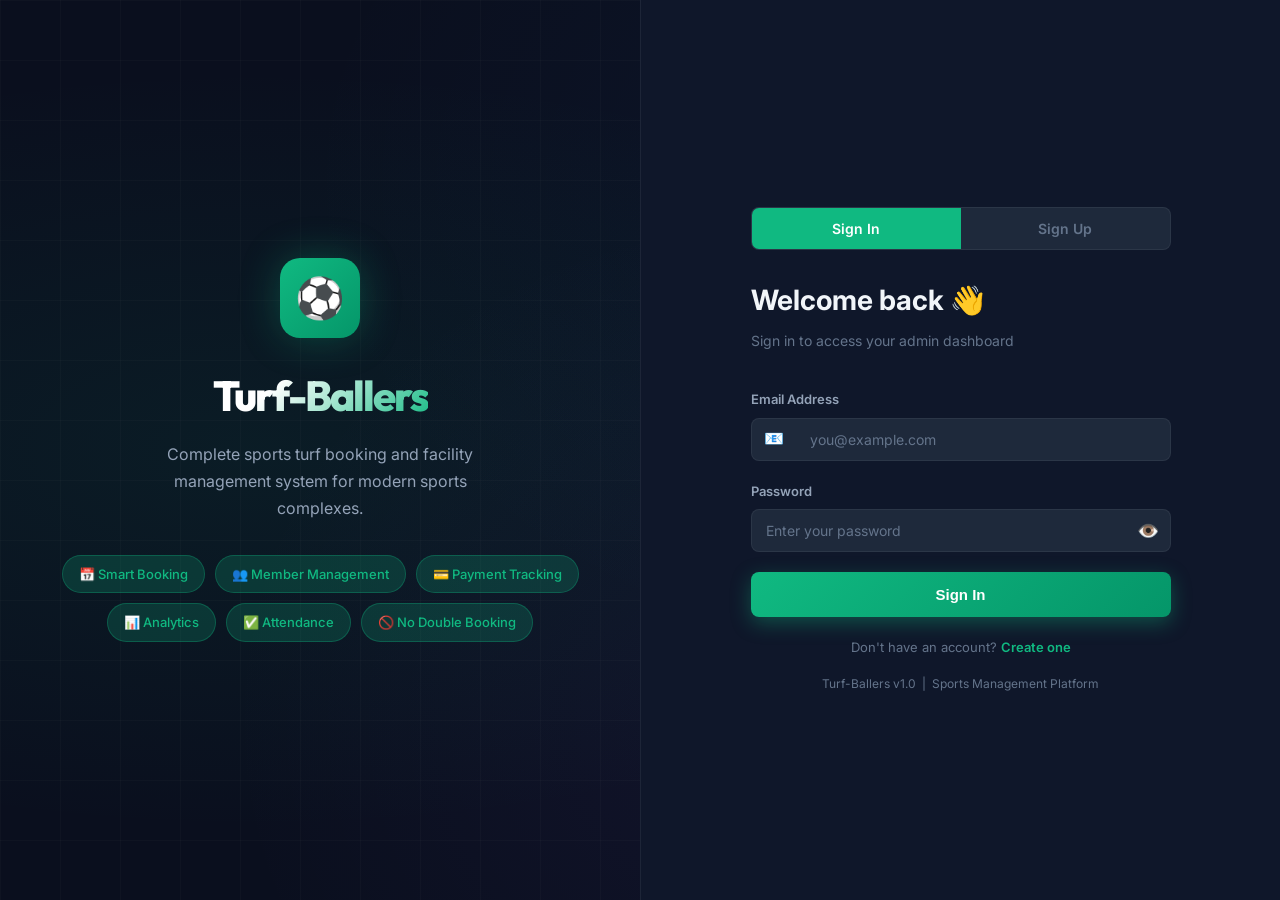
<file: frontend/attendance.html>
<!DOCTYPE html>
<html lang="en">
<head>
  <meta charset="UTF-8"/>
  <meta name="viewport" content="width=device-width, initial-scale=1.0"/>
  <title>Attendance – Turf-Ballers</title>
  <meta name="description" content="Track daily member attendance at Turf-Ballers sports complex."/>
  <link rel="stylesheet" href="css/styles.css"/>
</head>
<body>
<div class="app-layout">
  <aside class="sidebar" id="sidebar">
    <div class="sidebar-logo"><div class="logo-icon">⚽</div><div><h1>Turf-Ballers</h1><p>Management System</p></div></div>
    <nav class="sidebar-nav">
      <div class="nav-section-title">Main</div>
      <a class="nav-item" href="index.html"><span class="nav-icon">📊</span> Dashboard</a>
      <a class="nav-item" href="members.html"><span class="nav-icon">👥</span> Members</a>
      <a class="nav-item" href="bookings.html"><span class="nav-icon">📅</span> Bookings</a>
      <a class="nav-item" href="payments.html"><span class="nav-icon">💳</span> Payments</a>
      <a class="nav-item" href="attendance.html"><span class="nav-icon">✅</span> Attendance</a>
    </nav>
    <div class="sidebar-footer">
      <div class="sidebar-user"><div class="avatar" id="sidebarAvatar">A</div><div class="user-info"><div class="name" id="sidebarUserName">Admin</div><div class="role" id="sidebarUserRole">Administrator</div></div></div>
      <button class="btn btn-secondary btn-sm w-full mt-16" id="logoutBtn" style="justify-content:center">🚪 Logout</button>
    </div>
  </aside>

  <main class="main-content">
    <header class="topbar">
      <div class="topbar-left"><h2>Attendance</h2><p id="attendanceSummary">Loading...</p></div>
      <div class="topbar-right">
        <button class="btn btn-primary" id="markAttendanceBtn">✅ Mark Attendance</button>
        <button class="btn btn-icon btn-secondary" id="menuToggle">☰</button>
      </div>
    </header>

    <div class="page-body">
      <!-- Summary -->
      <div class="stats-grid mb-24" style="grid-template-columns:repeat(3,1fr)">
        <div class="stat-card"><div class="stat-icon green">✅</div><div class="stat-info"><div class="stat-label">Present Today</div><div class="stat-value" id="presentToday">—</div></div></div>
        <div class="stat-card"><div class="stat-icon red">❌</div><div class="stat-info"><div class="stat-label">Absent Today</div><div class="stat-value" id="absentToday">—</div></div></div>
        <div class="stat-card"><div class="stat-icon blue">📊</div><div class="stat-info"><div class="stat-label">Attendance Rate</div><div class="stat-value" id="attendanceRate">—</div></div></div>
      </div>

      <div class="table-toolbar">
        <div class="input-group"><span class="input-icon">🔍</span><input class="form-control" type="text" id="searchInput" placeholder="Search member…"/></div>
        <div class="filter-group">
          <input class="form-control" type="date" id="dateFilter" style="min-width:160px"/>
          <select class="form-control" id="statusFilter" style="min-width:140px">
            <option value="">All Status</option>
            <option value="PRESENT">Present</option>
            <option value="ABSENT">Absent</option>
            <option value="LATE">Late</option>
          </select>
        </div>
      </div>

      <div class="table-container card">
        <table>
          <thead><tr><th>#</th><th>Member</th><th>Date</th><th>Status</th><th>Notes</th></tr></thead>
          <tbody id="attendanceBody"><tr><td colspan="5" style="text-align:center;padding:40px;color:var(--text-muted)">Loading…</td></tr></tbody>
        </table>
      </div>
    </div>
  </main>
</div>

<!-- MARK ATTENDANCE MODAL -->
<div class="modal-overlay" id="attendanceModal">
  <div class="modal">
    <div class="modal-header"><h3>Mark Attendance</h3><button class="modal-close" onclick="closeModal('attendanceModal')">✕</button></div>
    <div class="modal-body">
      <form id="attendanceForm">
        <div class="form-group"><label class="form-label">Member *</label>
          <select class="form-control" id="aMember" required><option value="">Select member…</option></select>
        </div>
        <div class="grid-2">
          <div class="form-group"><label class="form-label">Date *</label><input class="form-control" type="date" id="aDate" required/></div>
          <div class="form-group"><label class="form-label">Status *</label>
            <select class="form-control" id="aStatus" required>
              <option value="PRESENT">✅ Present</option>
              <option value="ABSENT">❌ Absent</option>
              <option value="LATE">⏰ Late</option>
            </select>
          </div>
        </div>
        <div class="form-group"><label class="form-label">Notes</label><input class="form-control" id="aNotes" placeholder="Optional notes…"/></div>
      </form>
    </div>
    <div class="modal-footer">
      <button class="btn btn-secondary" onclick="closeModal('attendanceModal')">Cancel</button>
      <button class="btn btn-primary" id="saveAttendanceBtn">✅ Mark</button>
    </div>
  </div>
</div>

<script src="js/api.js"></script>
<script>
if (!Auth.requireAuth()) {}
initSidebar();

let allAttendance = [];
const today = new Date().toISOString().split('T')[0];

async function loadMembersIntoSelect() {
  try {
    const data = await API.members.getAll({ status: 'ACTIVE', size: 200 });
    const members = data.content || data || [];
    const sel = document.getElementById('aMember');
    sel.innerHTML = '<option value="">Select member…</option>' +
      members.map(m => `<option value="${m.id}">${m.fullName}</option>`).join('');
  } catch(e) {}
}

async function loadAttendance() {
  const search = document.getElementById('searchInput').value.toLowerCase();
  const date   = document.getElementById('dateFilter').value;
  const status = document.getElementById('statusFilter').value;
  const params = {};
  if (date) params.date = date;

  try {
    const data = await API.attendance.getAll(params);
    allAttendance = data.content || data || [];

    // Filter locally
    let filtered = allAttendance.filter(a => {
      const matchSearch = !search || (a.memberName||'').toLowerCase().includes(search);
      const matchStatus = !status || a.status === status;
      return matchSearch && matchStatus;
    });

    // Summary for today
    const todayRecords = allAttendance.filter(a => a.date === today);
    const present = todayRecords.filter(a => a.status === 'PRESENT').length;
    const absent  = todayRecords.filter(a => a.status === 'ABSENT').length;
    const total   = todayRecords.length;
    document.getElementById('presentToday').textContent = present;
    document.getElementById('absentToday').textContent  = absent;
    document.getElementById('attendanceRate').textContent = total ? Math.round(present/total*100)+'%' : '—';
    document.getElementById('attendanceSummary').textContent = `${allAttendance.length} records total`;

    const tbody = document.getElementById('attendanceBody');
    if (!filtered.length) {
      tbody.innerHTML = '<tr><td colspan="5" style="text-align:center;padding:40px;color:var(--text-muted)">No attendance records found</td></tr>';
    } else {
      tbody.innerHTML = filtered.map((a, i) => `
        <tr>
          <td class="text-muted">${i+1}</td>
          <td><span class="fw-600">${a.memberName || '—'}</span></td>
          <td>${formatDate(a.date)}</td>
          <td>${statusBadge(a.status)}</td>
          <td class="text-muted text-sm">${a.notes || '—'}</td>
        </tr>`).join('');
    }
  } catch(e) { Toast.error('Failed to load attendance: ' + e.message); }
}

document.getElementById('markAttendanceBtn').addEventListener('click', () => {
  document.getElementById('attendanceForm').reset();
  document.getElementById('aDate').value = today;
  openModal('attendanceModal');
});

document.getElementById('saveAttendanceBtn').addEventListener('click', async () => {
  const payload = {
    memberId: document.getElementById('aMember').value,
    date:     document.getElementById('aDate').value,
    status:   document.getElementById('aStatus').value,
    notes:    document.getElementById('aNotes').value.trim() || null,
  };
  if (!payload.memberId || !payload.date) { Toast.warning('Member and date are required.'); return; }
  try {
    await API.attendance.mark(payload);
    Toast.success('Attendance marked!');
    closeModal('attendanceModal');
    loadAttendance();
  } catch(e) { Toast.error(e.message); }
});

let searchTimeout;
document.getElementById('searchInput').addEventListener('input', () => { clearTimeout(searchTimeout); searchTimeout = setTimeout(loadAttendance, 350); });
document.getElementById('dateFilter').addEventListener('change', loadAttendance);
document.getElementById('statusFilter').addEventListener('change', loadAttendance);

// Set default date filter to today
document.getElementById('dateFilter').value = today;

loadMembersIntoSelect();
loadAttendance();
</script>
</body>
</html>
</file>
<file: frontend/css/styles.css>
/* ============================================================
   Turf-Ballers Design System
   Sports Turf Booking Management System - Dark Neon Theme
   ============================================================ */

@import url('https://fonts.googleapis.com/css2?family=Inter:wght@300;400;500;600;700;800&family=Outfit:wght@400;600;700;800&display=swap');

/* ---- CSS Variables ---- */
:root {
  --bg-primary:    #0a0f1e;
  --bg-secondary:  #0f172a;
  --bg-card:       #111827;
  --bg-card-hover: #1a2234;
  --bg-input:      #1e293b;

  --accent:        #10b981;
  --accent-hover:  #059669;
  --accent-dark:   #064e3b;
  --accent-glow:   rgba(16, 185, 129, 0.2);

  --text-primary:  #f1f5f9;
  --text-secondary:#94a3b8;
  --text-muted:    #64748b;

  --border:        rgba(255,255,255,0.06);
  --border-accent: rgba(16,185,129,0.3);

  --danger:        #ef4444;
  --danger-dark:   #991b1b;
  --warning:       #f59e0b;
  --info:          #3b82f6;
  --success:       #10b981;

  --sidebar-width: 250px;
  --topbar-height: 64px;

  --radius-sm: 8px;
  --radius-md: 12px;
  --radius-lg: 16px;
  --radius-xl: 24px;

  --shadow-card: 0 4px 24px rgba(0,0,0,0.4);
  --shadow-glow: 0 0 20px rgba(16,185,129,0.15);
  --transition:   all 0.2s ease;
}

/* ---- Reset & Base ---- */
*, *::before, *::after { box-sizing: border-box; margin: 0; padding: 0; }

html { scroll-behavior: smooth; }

body {
  font-family: 'Inter', sans-serif;
  background: var(--bg-primary);
  color: var(--text-primary);
  min-height: 100vh;
  line-height: 1.6;
  overflow-x: hidden;
}

/* ---- Scrollbar ---- */
::-webkit-scrollbar { width: 6px; }
::-webkit-scrollbar-track { background: var(--bg-secondary); }
::-webkit-scrollbar-thumb { background: var(--accent-dark); border-radius: 3px; }

/* ============================================================
   LAYOUT: SIDEBAR + MAIN
   ============================================================ */
.app-layout {
  display: flex;
  min-height: 100vh;
}

/* ---- Sidebar ---- */
.sidebar {
  width: var(--sidebar-width);
  background: var(--bg-secondary);
  border-right: 1px solid var(--border);
  display: flex;
  flex-direction: column;
  position: fixed;
  top: 0; left: 0;
  height: 100vh;
  z-index: 100;
  transition: var(--transition);
  overflow-y: auto;
}

.sidebar-logo {
  padding: 24px 20px;
  border-bottom: 1px solid var(--border);
  display: flex;
  align-items: center;
  gap: 12px;
}

.sidebar-logo .logo-icon {
  width: 40px; height: 40px;
  background: linear-gradient(135deg, var(--accent), #059669);
  border-radius: 10px;
  display: flex; align-items: center; justify-content: center;
  font-size: 20px;
  box-shadow: var(--shadow-glow);
}

.sidebar-logo h1 {
  font-family: 'Outfit', sans-serif;
  font-size: 18px;
  font-weight: 700;
  background: linear-gradient(135deg, #fff 0%, var(--accent) 100%);
  -webkit-background-clip: text;
  -webkit-text-fill-color: transparent;
  letter-spacing: -0.5px;
}

.sidebar-logo p { font-size: 11px; color: var(--text-muted); }

.sidebar-nav { flex: 1; padding: 16px 12px; }

.nav-section-title {
  font-size: 10px;
  font-weight: 600;
  text-transform: uppercase;
  letter-spacing: 1.2px;
  color: var(--text-muted);
  padding: 8px 10px 4px;
  margin-top: 8px;
}

.nav-item {
  display: flex;
  align-items: center;
  gap: 12px;
  padding: 11px 12px;
  border-radius: var(--radius-sm);
  color: var(--text-secondary);
  text-decoration: none;
  font-size: 14px;
  font-weight: 500;
  transition: var(--transition);
  margin-bottom: 2px;
}

.nav-item:hover {
  background: var(--accent-glow);
  color: var(--accent);
}

.nav-item.active {
  background: var(--accent-glow);
  color: var(--accent);
  border-left: 3px solid var(--accent);
}

.nav-item .nav-icon { font-size: 18px; width: 20px; text-align: center; }

.sidebar-footer {
  padding: 16px 12px;
  border-top: 1px solid var(--border);
}

.sidebar-user {
  display: flex; align-items: center; gap: 10px;
  padding: 10px 12px;
  border-radius: var(--radius-sm);
  cursor: pointer;
  transition: var(--transition);
}
.sidebar-user:hover { background: var(--bg-card-hover); }
.sidebar-user .avatar {
  width: 36px; height: 36px;
  background: linear-gradient(135deg, var(--accent), #059669);
  border-radius: 50%;
  display: flex; align-items: center; justify-content: center;
  font-weight: 700; font-size: 14px; color: white;
}
.sidebar-user .user-info .name { font-size: 13px; font-weight: 600; }
.sidebar-user .user-info .role { font-size: 11px; color: var(--text-muted); }

/* ---- Main Content ---- */
.main-content {
  margin-left: var(--sidebar-width);
  flex: 1;
  min-height: 100vh;
  background: var(--bg-primary);
}

/* ---- Top Bar ---- */
.topbar {
  height: var(--topbar-height);
  background: var(--bg-secondary);
  border-bottom: 1px solid var(--border);
  display: flex; align-items: center; justify-content: space-between;
  padding: 0 32px;
  position: sticky; top: 0; z-index: 50;
  backdrop-filter: blur(8px);
}

.topbar-left h2 {
  font-size: 20px; font-weight: 700;
  background: linear-gradient(135deg, var(--text-primary), var(--accent));
  -webkit-background-clip: text;
  -webkit-text-fill-color: transparent;
}
.topbar-left p { font-size: 12px; color: var(--text-muted); }

.topbar-right { display: flex; align-items: center; gap: 12px; }

.page-body { padding: 28px 32px; }

/* ============================================================
   COMPONENTS: CARDS
   ============================================================ */
.card {
  background: var(--bg-card);
  border: 1px solid var(--border);
  border-radius: var(--radius-lg);
  box-shadow: var(--shadow-card);
  transition: var(--transition);
}

.card:hover { border-color: var(--border-accent); box-shadow: var(--shadow-glow); }

.card-header {
  padding: 20px 24px 16px;
  border-bottom: 1px solid var(--border);
  display: flex; align-items: center; justify-content: space-between;
}
.card-header h3 { font-size: 16px; font-weight: 600; }
.card-body { padding: 24px; }

/* ---- KPI Stat Cards ---- */
.stats-grid {
  display: grid;
  grid-template-columns: repeat(auto-fit, minmax(200px, 1fr));
  gap: 20px;
  margin-bottom: 28px;
}

.stat-card {
  background: var(--bg-card);
  border: 1px solid var(--border);
  border-radius: var(--radius-lg);
  padding: 24px;
  display: flex; align-items: flex-start; gap: 16px;
  transition: var(--transition);
  position: relative;
  overflow: hidden;
}

.stat-card::before {
  content: '';
  position: absolute;
  top: 0; left: 0; right: 0;
  height: 3px;
  background: linear-gradient(90deg, var(--accent), var(--accent-hover));
  opacity: 0;
  transition: var(--transition);
}

.stat-card:hover { border-color: var(--border-accent); transform: translateY(-2px); box-shadow: var(--shadow-glow); }
.stat-card:hover::before { opacity: 1; }

.stat-icon {
  width: 48px; height: 48px;
  border-radius: var(--radius-md);
  display: flex; align-items: center; justify-content: center;
  font-size: 22px;
  flex-shrink: 0;
}
.stat-icon.green  { background: rgba(16,185,129,0.15); }
.stat-icon.blue   { background: rgba(59,130,246,0.15); }
.stat-icon.orange { background: rgba(245,158,11,0.15); }
.stat-icon.red    { background: rgba(239,68,68,0.15);  }
.stat-icon.purple { background: rgba(139,92,246,0.15); }
.stat-icon.teal   { background: rgba(20,184,166,0.15); }

.stat-info .stat-label { font-size: 12px; color: var(--text-muted); font-weight: 500; text-transform: uppercase; letter-spacing: 0.5px; }
.stat-info .stat-value { font-size: 28px; font-weight: 800; font-family: 'Outfit', sans-serif; letter-spacing: -1px; margin: 4px 0; }
.stat-info .stat-sub   { font-size: 12px; color: var(--text-muted); }
.stat-info .stat-sub.up   { color: var(--success); }
.stat-info .stat-sub.down { color: var(--danger); }

/* ---- Charts Grid ---- */
.charts-grid {
  display: grid;
  grid-template-columns: 2fr 1fr;
  gap: 20px;
  margin-bottom: 28px;
}

.chart-card {
  background: var(--bg-card);
  border: 1px solid var(--border);
  border-radius: var(--radius-lg);
  padding: 24px;
}

.chart-card h3 { font-size: 16px; font-weight: 600; margin-bottom: 20px; }
canvas { max-height: 260px; }

/* ============================================================
   COMPONENTS: BUTTONS
   ============================================================ */
.btn {
  display: inline-flex; align-items: center; gap: 8px;
  padding: 10px 20px;
  border-radius: var(--radius-sm);
  font-size: 14px; font-weight: 600;
  cursor: pointer; border: none;
  transition: var(--transition);
  text-decoration: none;
  white-space: nowrap;
}

.btn-primary {
  background: linear-gradient(135deg, var(--accent), var(--accent-hover));
  color: white;
  box-shadow: 0 4px 12px rgba(16,185,129,0.3);
}
.btn-primary:hover { transform: translateY(-1px); box-shadow: 0 6px 20px rgba(16,185,129,0.4); }

.btn-secondary {
  background: var(--bg-input);
  color: var(--text-primary);
  border: 1px solid var(--border);
}
.btn-secondary:hover { border-color: var(--border-accent); color: var(--accent); }

.btn-danger {
  background: rgba(239,68,68,0.15);
  color: var(--danger);
  border: 1px solid rgba(239,68,68,0.3);
}
.btn-danger:hover { background: var(--danger); color: white; }

.btn-sm { padding: 6px 14px; font-size: 13px; }
.btn-lg { padding: 14px 28px; font-size: 15px; }
.btn-icon { padding: 8px; border-radius: var(--radius-sm); }

/* ============================================================
   COMPONENTS: FORMS & INPUTS
   ============================================================ */
.form-group { margin-bottom: 20px; }

.form-label {
  display: block;
  font-size: 13px; font-weight: 600;
  color: var(--text-secondary);
  margin-bottom: 8px;
}

.form-control {
  width: 100%;
  padding: 12px 14px;
  background: var(--bg-input);
  border: 1px solid var(--border);
  border-radius: var(--radius-sm);
  color: var(--text-primary);
  font-size: 14px;
  font-family: 'Inter', sans-serif;
  transition: var(--transition);
  outline: none;
}

.form-control:focus {
  border-color: var(--accent);
  box-shadow: 0 0 0 3px var(--accent-glow);
}

.form-control::placeholder { color: var(--text-muted); }

select.form-control option { background: var(--bg-input); }

.input-group {
  display: flex;
  align-items: center;
  background: var(--bg-input);
  border: 1px solid var(--border);
  border-radius: var(--radius-sm);
  overflow: hidden;
  transition: var(--transition);
}
.input-group:focus-within { border-color: var(--accent); box-shadow: 0 0 0 3px var(--accent-glow); }
.input-group .input-icon { padding: 0 12px; color: var(--text-muted); font-size: 16px; }
.input-group .form-control { border: none; background: transparent; box-shadow: none; }

/* ============================================================
   COMPONENTS: TABLE
   ============================================================ */
.table-container {
  overflow-x: auto;
  border-radius: var(--radius-lg);
  border: 1px solid var(--border);
}

table {
  width: 100%;
  border-collapse: collapse;
  font-size: 14px;
}

thead { background: var(--bg-secondary); }
thead th {
  padding: 14px 16px;
  text-align: left;
  font-size: 11px;
  font-weight: 700;
  text-transform: uppercase;
  letter-spacing: 0.8px;
  color: var(--text-muted);
  border-bottom: 1px solid var(--border);
  white-space: nowrap;
}

tbody tr {
  border-bottom: 1px solid var(--border);
  transition: var(--transition);
}
tbody tr:last-child { border-bottom: none; }
tbody tr:hover { background: var(--bg-card-hover); }

td { padding: 14px 16px; color: var(--text-primary); vertical-align: middle; }

/* ============================================================
   COMPONENTS: BADGES
   ============================================================ */
.badge {
  display: inline-flex; align-items: center; gap: 5px;
  padding: 4px 10px;
  border-radius: 20px;
  font-size: 11px;
  font-weight: 700;
  text-transform: uppercase;
  letter-spacing: 0.5px;
}

.badge-success { background: rgba(16,185,129,0.15); color: var(--success); border: 1px solid rgba(16,185,129,0.3); }
.badge-warning { background: rgba(245,158,11,0.15); color: var(--warning); border: 1px solid rgba(245,158,11,0.3); }
.badge-danger  { background: rgba(239,68,68,0.15);  color: var(--danger);  border: 1px solid rgba(239,68,68,0.3); }
.badge-info    { background: rgba(59,130,246,0.15);  color: var(--info);    border: 1px solid rgba(59,130,246,0.3); }
.badge-purple  { background: rgba(139,92,246,0.15);  color: #a78bfa;        border: 1px solid rgba(139,92,246,0.3); }
.badge-neutral { background: rgba(100,116,139,0.15); color: var(--text-muted); border: 1px solid rgba(100,116,139,0.3); }

/* ============================================================
   COMPONENTS: MODAL
   ============================================================ */
.modal-overlay {
  position: fixed; inset: 0;
  background: rgba(0,0,0,0.7);
  backdrop-filter: blur(4px);
  display: flex; align-items: center; justify-content: center;
  z-index: 1000;
  opacity: 0; pointer-events: none;
  transition: all 0.25s ease;
}
.modal-overlay.open { opacity: 1; pointer-events: all; }

.modal {
  background: var(--bg-card);
  border: 1px solid var(--border-accent);
  border-radius: var(--radius-xl);
  width: 90%;
  max-width: 540px;
  max-height: 90vh;
  overflow-y: auto;
  transform: scale(0.9) translateY(20px);
  transition: all 0.25s ease;
  box-shadow: 0 24px 60px rgba(0,0,0,0.6), 0 0 40px rgba(16,185,129,0.1);
}
.modal-overlay.open .modal { transform: scale(1) translateY(0); }

.modal-header {
  padding: 24px 24px 16px;
  border-bottom: 1px solid var(--border);
  display: flex; align-items: center; justify-content: space-between;
}
.modal-header h3 { font-size: 18px; font-weight: 700; }
.modal-close {
  width: 32px; height: 32px;
  border-radius: 50%;
  background: var(--bg-input);
  border: none; color: var(--text-muted);
  cursor: pointer; font-size: 18px;
  display: flex; align-items: center; justify-content: center;
  transition: var(--transition);
}
.modal-close:hover { background: var(--danger); color: white; }
.modal-body { padding: 24px; }
.modal-footer {
  padding: 16px 24px 24px;
  display: flex; justify-content: flex-end; gap: 12px;
}

/* ============================================================
   COMPONENTS: TOAST NOTIFICATIONS
   ============================================================ */
.toast-container {
  position: fixed;
  bottom: 28px; right: 28px;
  z-index: 9999;
  display: flex; flex-direction: column; gap: 10px;
}

.toast {
  display: flex; align-items: center; gap: 12px;
  padding: 14px 18px;
  background: var(--bg-card);
  border: 1px solid var(--border);
  border-radius: var(--radius-md);
  box-shadow: var(--shadow-card);
  min-width: 280px; max-width: 360px;
  animation: slideInRight 0.3s ease, fadeOut 0.4s ease 2.6s forwards;
  font-size: 14px;
  font-weight: 500;
}

.toast.success { border-left: 4px solid var(--success); }
.toast.error   { border-left: 4px solid var(--danger); }
.toast.warning { border-left: 4px solid var(--warning); }
.toast.info    { border-left: 4px solid var(--info); }

@keyframes slideInRight {
  from { opacity: 0; transform: translateX(40px); }
  to   { opacity: 1; transform: translateX(0); }
}
@keyframes fadeOut {
  from { opacity: 1; } to { opacity: 0; }
}

/* ============================================================
   COMPONENTS: SEARCH & FILTER BAR
   ============================================================ */
.table-toolbar {
  display: flex; align-items: center; gap: 12px;
  margin-bottom: 20px;
  flex-wrap: wrap;
}
.table-toolbar .input-group { flex: 1; min-width: 220px; }
.table-toolbar .filter-group { display: flex; gap: 10px; align-items: center; }

/* ============================================================
   COMPONENTS: PAGINATION
   ============================================================ */
.pagination {
  display: flex; align-items: center; justify-content: between; gap: 6px;
  padding: 16px 0 4px;
}
.page-btn {
  width: 36px; height: 36px;
  border-radius: var(--radius-sm);
  background: var(--bg-input);
  border: 1px solid var(--border);
  color: var(--text-secondary);
  cursor: pointer; font-size: 14px;
  display: flex; align-items: center; justify-content: center;
  transition: var(--transition);
}
.page-btn:hover { border-color: var(--accent); color: var(--accent); }
.page-btn.active { background: var(--accent); color: white; border-color: var(--accent); }

/* ============================================================
   LOGIN PAGE
   ============================================================ */
.login-page {
  min-height: 100vh;
  display: flex;
  background: var(--bg-primary);
  position: relative;
  overflow: hidden;
}

.login-bg {
  position: absolute; inset: 0;
  background:
    radial-gradient(ellipse at 20% 50%, rgba(16,185,129,0.08) 0%, transparent 60%),
    radial-gradient(ellipse at 80% 20%, rgba(59,130,246,0.06) 0%, transparent 50%),
    radial-gradient(ellipse at 60% 80%, rgba(139,92,246,0.06) 0%, transparent 50%);
}

.login-grid-pattern {
  position: absolute; inset: 0;
  background-image:
    linear-gradient(rgba(255,255,255,0.02) 1px, transparent 1px),
    linear-gradient(90deg, rgba(255,255,255,0.02) 1px, transparent 1px);
  background-size: 60px 60px;
}

.login-container {
  position: relative; z-index: 1;
  display: grid;
  grid-template-columns: 1fr 1fr;
  width: 100%;
  min-height: 100vh;
}

.login-left {
  display: flex; flex-direction: column;
  align-items: center; justify-content: center;
  padding: 60px;
  text-align: center;
}

.login-left .brand-icon {
  width: 80px; height: 80px;
  background: linear-gradient(135deg, var(--accent), #059669);
  border-radius: 20px;
  display: flex; align-items: center; justify-content: center;
  font-size: 40px;
  margin: 0 auto 24px;
  box-shadow: 0 0 40px rgba(16,185,129,0.3);
}

.login-left h1 {
  font-family: 'Outfit', sans-serif;
  font-size: 42px; font-weight: 800;
  background: linear-gradient(135deg, #fff 30%, var(--accent) 100%);
  -webkit-background-clip: text;
  -webkit-text-fill-color: transparent;
  letter-spacing: -2px;
  margin-bottom: 12px;
}

.login-left p { font-size: 16px; color: var(--text-secondary); max-width: 380px; line-height: 1.7; }

.feature-pills { display: flex; flex-wrap: wrap; gap: 10px; margin-top: 32px; justify-content: center; }
.feature-pill {
  padding: 8px 16px;
  background: var(--accent-glow);
  border: 1px solid var(--border-accent);
  border-radius: 20px;
  font-size: 13px;
  color: var(--accent);
  font-weight: 500;
}

.login-right {
  display: flex; align-items: center; justify-content: center;
  padding: 60px 48px;
  background: var(--bg-secondary);
  border-left: 1px solid var(--border);
}

.login-card {
  width: 100%; max-width: 420px;
}

.login-card h2 { font-size: 28px; font-weight: 700; margin-bottom: 8px; }
.login-card .subtitle { color: var(--text-muted); margin-bottom: 36px; font-size: 14px; }

.demo-creds {
  background: var(--accent-glow);
  border: 1px solid var(--border-accent);
  border-radius: var(--radius-md);
  padding: 14px 16px;
  margin-bottom: 24px;
  font-size: 13px;
}
.demo-creds .label { color: var(--text-muted); margin-bottom: 4px; font-weight: 600; font-size: 11px; text-transform: uppercase; }
.demo-creds span { color: var(--accent); font-weight: 600; cursor: pointer; }
.demo-creds span:hover { text-decoration: underline; }

.password-input { position: relative; }
.password-input .form-control { padding-right: 44px; }
.password-toggle {
  position: absolute; right: 12px; top: 50%;
  transform: translateY(-50%);
  background: none; border: none;
  color: var(--text-muted); cursor: pointer; font-size: 18px;
  transition: var(--transition);
}
.password-toggle:hover { color: var(--accent); }

.login-btn {
  width: 100%;
  padding: 14px;
  background: linear-gradient(135deg, var(--accent), var(--accent-hover));
  color: white;
  border: none;
  border-radius: var(--radius-sm);
  font-size: 15px;
  font-weight: 700;
  cursor: pointer;
  transition: var(--transition);
  box-shadow: 0 6px 20px rgba(16,185,129,0.35);
  position: relative; overflow: hidden;
}
.login-btn:hover { transform: translateY(-2px); box-shadow: 0 10px 28px rgba(16,185,129,0.45); }
.login-btn:active { transform: translateY(0); }
.login-btn.loading { opacity: 0.8; cursor: not-allowed; }

.login-error {
  background: rgba(239,68,68,0.1);
  border: 1px solid rgba(239,68,68,0.3);
  border-radius: var(--radius-sm);
  padding: 12px 14px;
  color: var(--danger);
  font-size: 13px;
  margin-bottom: 16px;
  display: none;
}
.login-error.show { display: block; }

/* Auth Tabs (Login / Signup toggle) */
.auth-tabs {
  display: flex;
  gap: 0;
  margin-bottom: 28px;
  border-radius: var(--radius-sm);
  overflow: hidden;
  background: var(--bg-input);
  border: 1px solid var(--border);
}
.auth-tab {
  flex: 1;
  padding: 12px 0;
  border: none;
  background: transparent;
  color: var(--text-muted);
  font-family: 'Inter', sans-serif;
  font-size: 14px;
  font-weight: 600;
  cursor: pointer;
  transition: var(--transition);
}
.auth-tab.active {
  background: var(--accent);
  color: #fff;
}
.auth-tab:hover:not(.active) {
  color: var(--text-primary);
  background: rgba(255,255,255,0.05);
}
.auth-switch {
  text-align: center;
  font-size: 13px;
  color: var(--text-muted);
  margin-top: 20px;
}
.auth-switch a {
  color: var(--accent);
  text-decoration: none;
  font-weight: 600;
}
.auth-switch a:hover {
  text-decoration: underline;
}

/* ============================================================
   CALENDAR VIEW
   ============================================================ */
.calendar-grid {
  display: grid;
  grid-template-columns: repeat(7, 1fr);
  gap: 1px;
  background: var(--border);
  border-radius: var(--radius-md);
  overflow: hidden;
}
.calendar-day-header {
  background: var(--bg-secondary);
  padding: 10px;
  text-align: center;
  font-size: 11px;
  font-weight: 700;
  text-transform: uppercase;
  letter-spacing: 0.5px;
  color: var(--text-muted);
}
.calendar-day {
  background: var(--bg-card);
  min-height: 90px;
  padding: 8px;
  cursor: pointer;
  transition: var(--transition);
}
.calendar-day:hover { background: var(--bg-card-hover); }
.calendar-day.today { background: rgba(16,185,129,0.05); }
.calendar-day.other-month { opacity: 0.4; }
.calendar-day .day-num {
  font-size: 13px; font-weight: 600;
  margin-bottom: 4px;
}
.calendar-day.today .day-num {
  width: 26px; height: 26px;
  background: var(--accent);
  border-radius: 50%;
  display: flex; align-items: center; justify-content: center;
  color: white;
}
.calendar-event {
  font-size: 10px;
  padding: 2px 6px;
  border-radius: 4px;
  margin-bottom: 2px;
  background: var(--accent-dark);
  color: var(--accent);
  white-space: nowrap;
  overflow: hidden;
  text-overflow: ellipsis;
}

/* ============================================================
   UTILITY CLASSES
   ============================================================ */
.flex { display: flex; }
.flex-center { display: flex; align-items: center; justify-content: center; }
.flex-between { display: flex; align-items: center; justify-content: space-between; }
.flex-gap-8 { gap: 8px; }
.flex-gap-12 { gap: 12px; }
.flex-gap-16 { gap: 16px; }
.grid-2 { display: grid; grid-template-columns: 1fr 1fr; gap: 16px; }
.grid-3 { display: grid; grid-template-columns: 1fr 1fr 1fr; gap: 16px; }
.text-muted { color: var(--text-muted); }
.text-accent { color: var(--accent); }
.text-danger { color: var(--danger); }
.text-sm { font-size: 12px; }
.fw-600 { font-weight: 600; }
.fw-700 { font-weight: 700; }
.mb-4 { margin-bottom: 4px; }
.mb-8 { margin-bottom: 8px; }
.mb-16 { margin-bottom: 16px; }
.mb-24 { margin-bottom: 24px; }
.mt-16 { margin-top: 16px; }
.mt-24 { margin-top: 24px; }
.w-full { width: 100%; }
.hidden { display: none !important; }

/* ============================================================
   RESPONSIVE
   ============================================================ */
@media (max-width: 1024px) {
  .charts-grid { grid-template-columns: 1fr; }
}

@media (max-width: 768px) {
  :root { --sidebar-width: 0px; }
  .sidebar { transform: translateX(-250px); width: 250px; }
  .sidebar.open { transform: translateX(0); }
  .main-content { margin-left: 0; }
  .login-container { grid-template-columns: 1fr; }
  .login-left { display: none; }
  .topbar { padding: 0 16px; }
  .page-body { padding: 16px; }
  .stats-grid { grid-template-columns: 1fr 1fr; }
  .grid-2 { grid-template-columns: 1fr; }
  .grid-3 { grid-template-columns: 1fr 1fr; }
}

@media (max-width: 480px) {
  .stats-grid { grid-template-columns: 1fr; }
  .grid-3 { grid-template-columns: 1fr; }
}

/* ============================================================
   SLOT SCHEDULING GRID & SINGLE TURF STYLES
   ============================================================ */
.view-toggle-bar {
  display: flex;
  align-items: center;
  justify-content: space-between;
  gap: 12px;
  margin-bottom: 20px;
  flex-wrap: wrap;
}

.view-toggle-btns {
  display: flex;
  background: var(--bg-card);
  padding: 4px;
  border-radius: var(--radius-md);
  border: 1px solid var(--border);
}

.view-toggle-btn {
  padding: 8px 16px;
  border-radius: var(--radius-sm);
  background: transparent;
  border: none;
  color: var(--text-secondary);
  font-size: 13px;
  font-weight: 600;
  cursor: pointer;
  transition: var(--transition);
  display: flex;
  align-items: center;
  gap: 6px;
}

.view-toggle-btn:hover {
  color: var(--text-primary);
}

.view-toggle-btn.active {
  background: var(--accent);
  color: white;
  box-shadow: var(--shadow-glow);
}

.single-turf-banner {
  display: flex;
  align-items: center;
  gap: 12px;
  padding: 12px 18px;
  background: linear-gradient(135deg, rgba(16,185,129,0.1) 0%, rgba(59,130,246,0.05) 100%);
  border: 1px solid rgba(16,185,129,0.3);
  border-radius: var(--radius-md);
  margin-bottom: 20px;
}

.single-turf-badge {
  background: var(--accent);
  color: white;
  font-weight: 700;
  font-size: 11px;
  letter-spacing: 0.5px;
  padding: 4px 8px;
  border-radius: 4px;
  text-transform: uppercase;
}

.slot-grid-card {
  padding: 20px;
}

.slot-grid-header {
  display: flex;
  align-items: center;
  justify-content: space-between;
  gap: 16px;
  margin-bottom: 20px;
  flex-wrap: wrap;
}

.slot-date-nav {
  display: flex;
  align-items: center;
  gap: 10px;
}

.slot-legend {
  display: flex;
  align-items: center;
  gap: 16px;
  font-size: 13px;
  color: var(--text-secondary);
}

.legend-item {
  display: flex;
  align-items: center;
  gap: 6px;
}

.legend-dot {
  width: 10px;
  height: 10px;
  border-radius: 50%;
}

.legend-dot.available { background: var(--success); box-shadow: 0 0 8px rgba(16,185,129,0.5); }
.legend-dot.booked { background: var(--danger); box-shadow: 0 0 8px rgba(239,68,68,0.5); }
.legend-dot.pending { background: var(--warning); box-shadow: 0 0 8px rgba(245,158,11,0.5); }

.slots-timeline {
  display: grid;
  grid-template-columns: repeat(auto-fill, minmax(170px, 1fr));
  gap: 14px;
}

.slot-block {
  border-radius: var(--radius-md);
  padding: 14px;
  border: 1px solid var(--border);
  background: var(--bg-card);
  transition: var(--transition);
  display: flex;
  flex-direction: column;
  justify-content: space-between;
  min-height: 110px;
  position: relative;
  overflow: hidden;
}

.slot-block.available {
  border-color: rgba(16,185,129,0.3);
  background: rgba(16,185,129,0.03);
  cursor: pointer;
}

.slot-block.available:hover {
  border-color: var(--success);
  background: rgba(16,185,129,0.1);
  transform: translateY(-2px);
  box-shadow: 0 4px 14px rgba(16,185,129,0.15);
}

.slot-block.booked {
  border-color: rgba(239,68,68,0.3);
  background: rgba(239,68,68,0.06);
}

.slot-block.pending {
  border-color: rgba(245,158,11,0.3);
  background: rgba(245,158,11,0.06);
}

.slot-time {
  font-weight: 700;
  font-size: 14px;
  color: var(--text-primary);
  display: flex;
  align-items: center;
  justify-content: space-between;
}

.slot-price-tag {
  font-size: 11px;
  font-weight: 600;
  padding: 2px 6px;
  border-radius: 4px;
  background: var(--bg-input);
  color: var(--accent);
}

.slot-status-info {
  margin-top: 10px;
  font-size: 12px;
}

.slot-member-name {
  font-weight: 600;
  color: var(--text-primary);
  white-space: nowrap;
  overflow: hidden;
  text-overflow: ellipsis;
}

.slot-sport-tag {
  font-size: 11px;
  color: var(--text-secondary);
  margin-top: 2px;
}
</file>
